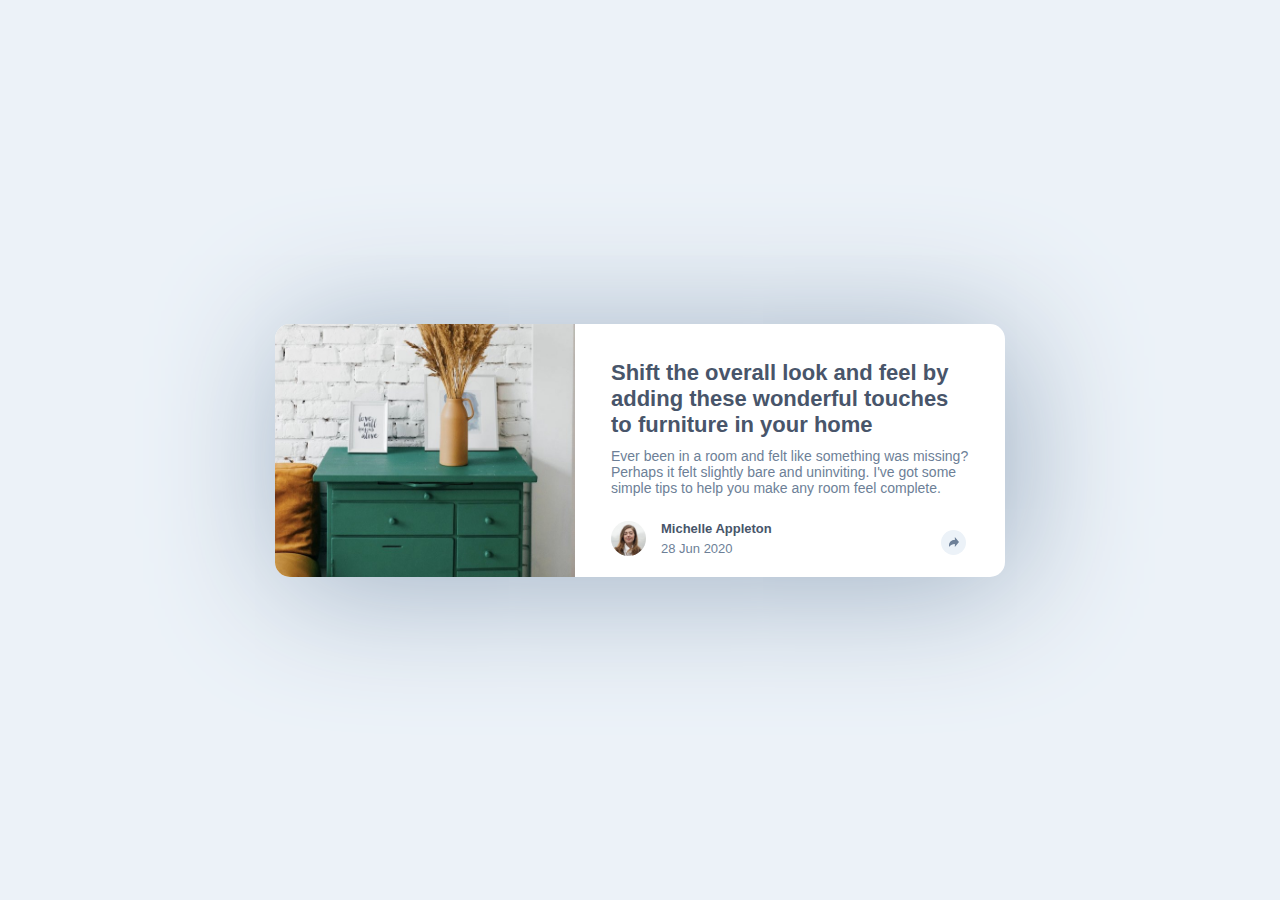
<file: index.html>
<!DOCTYPE html>
<html lang="en">
<head>
    <meta charset="UTF-8">
    <meta http-equiv="X-UA-Compatible" content="IE=edge">
    <meta name="viewport" content="width=device-width, initial-scale=1.0">
    <title>Tugas Praktikum</title>
    <link rel="stylesheet" href="csstugas.css">
</head>
<body>
    <div class="container">
        <img src="drawers.jpg" class="im" height="200px">
        <article class="main">
            <p class="par">Shift the overall look and feel by adding these wonderful 
                touches to furniture in your home</p>
            <aside class="aside aside1">Ever been in a room and felt like something was missing? 
                Perhaps it felt slightly bare and uninviting. I've got some simple 
                tips to help you make any room feel complete.</aside>
            <div class="aside aside2">
                <div class="satu"><img class="ava" src="avatar-michelle.jpg"></div>
                <div class="dua">
                    <p class="txt txtav">Michelle Appleton</p>
                    <p class="txt txtb">28 Jun 2020</p>
                </div>
                <div class="tiga"><img class="share" src="icon-share.svg"></div>
            </div>
        </article>
    </div>
</body>
</html>
</file>
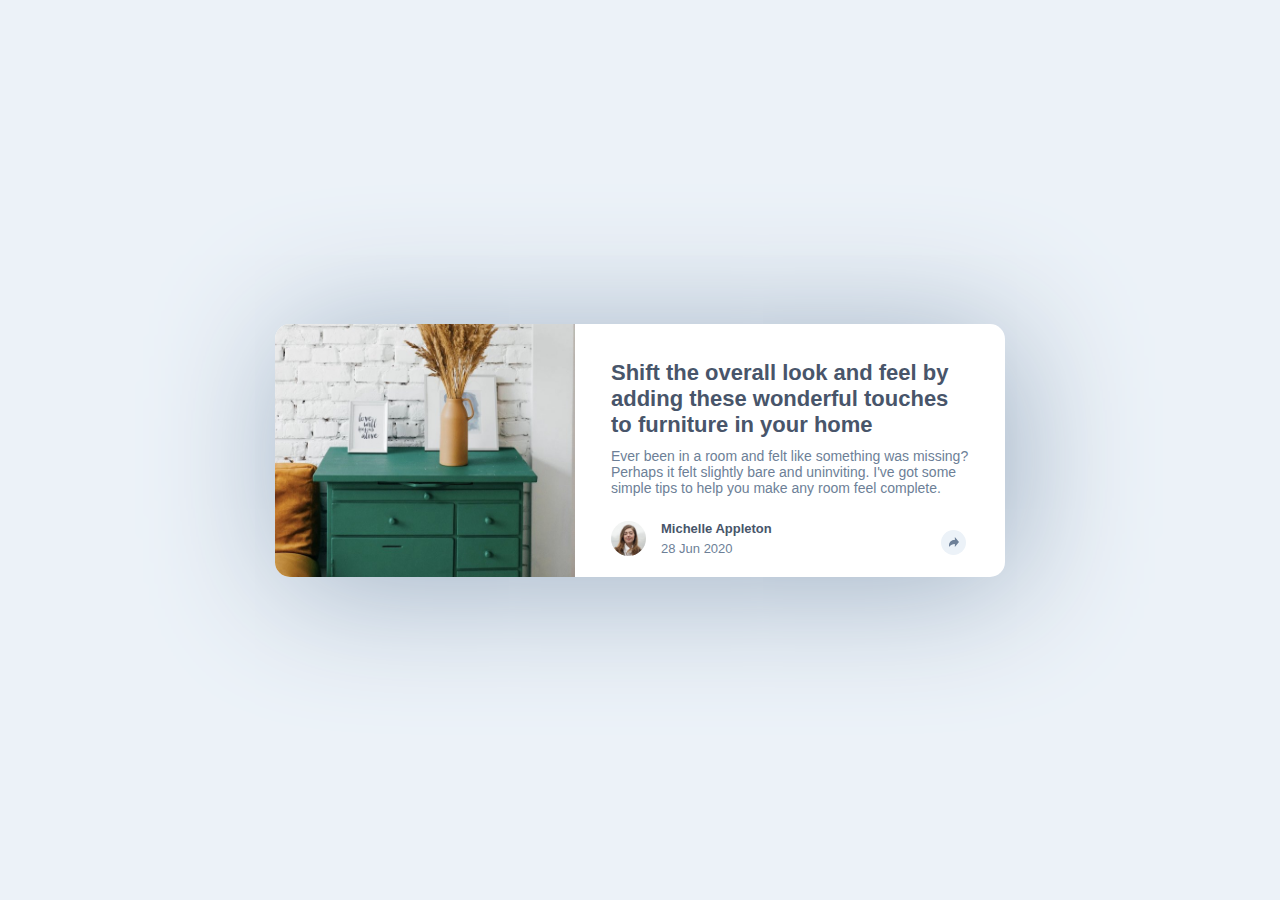
<file: tugas.html>
<!DOCTYPE html>
<html lang="en">
<head>
    <meta charset="UTF-8">
    <meta http-equiv="X-UA-Compatible" content="IE=edge">
    <meta name="viewport" content="width=device-width, initial-scale=1.0">
    <title>Tugas Praktikum</title>
    <link rel="stylesheet" href="csstugas.css">
</head>
<body>
    <div class="container">
        <img src="drawers.jpg" class="im" height="200px">
        <article class="main">
            <p class="par">Shift the overall look and feel by adding these wonderful 
                touches to furniture in your home</p>
            <aside class="aside aside1">Ever been in a room and felt like something was missing? 
                Perhaps it felt slightly bare and uninviting. I've got some simple 
                tips to help you make any room feel complete.</aside>
            <div class="aside aside2">
                <div class="satu"><img class="ava" src="avatar-michelle.jpg"></div>
                <div class="dua">
                    <p class="txt txtav">Michelle Appleton</p>
                    <p class="txt txtb">28 Jun 2020</p>
                </div>
                <div class="tiga"><img class="share" src="icon-share.svg"></div>
            </div>
        </article>
    </div>
</body>
</html>
</file>
<file: csstugas.css>
.container{
    display: flex;
    flex-flow: row nowrap;
    justify-content: center;
    background-color: white;
    max-width: 730px;
    border-radius: 15px;
    overflow: hidden;
    box-shadow: 1vh 1vh 15vh hsl(212, 23%, 69%);
    margin: 4.5vh;
}
*{
    padding: 0px;
    margin: 0px;
    box-sizing: border-box
}
body{
    justify-content: center;
    align-items: center;
    height: 100vh;
    display: flex;
    background-color: hsl(210, 46%, 95%);
}
.main{
    text-align: left;
    font-size: 22px;
    margin-top: 4vh;
    margin-right: 4vh;
    margin-left: 4vh;
    font-family: sans-serif;
    font-weight: 700;
    color: hsl(217, 19%, 35%);
}   
.aside1{
    margin-top: 10px;
    font-size: 14px;
    font-weight: 500;
    color: hsl(214, 17%, 51%);
}
.aside2{
    margin-top: 25px;
    display: flex;
    margin-bottom: 15px;
}
.im{
    display: flex;
    height: auto;
    width: 300px;
}
.ava{
    border-radius: 50%;
    width: 35px;
}
.txt{
    margin-left: 15px;
}
.txtav{
    font-size: 13px;
    margin-top: 0px;
    font-weight: 700;
}
.txtb{
    font-size: 13px;
    font-weight: 500;
    margin-top: 5px;
    color: hsl(214, 17%, 51%);
}
.satu{
    margin-top: auto;
    margin-bottom: 0px;
}

.tiga{
    display: flex;
    margin-top: auto;
    margin-left: auto;
    margin-right: 3px;
    margin-bottom: 7px;
    background-color: hsl(210, 46%, 95%);
    border-radius: 50%;
    width: 25px;
    height: 25px;
    font-size: 50px;
    justify-content: center;
    align-items: center;
}
.share{
    display: flex;
    width: 10px;
    height: 10px;
}
@media  (max-width:600px) {
    .container {
        flex-flow: column nowrap;
        margin-top: 10vh;
        margin-bottom: 10vh;
    }
    .im {
        width: auto;
        height: 250px;
    }
    .main{
        font-size: 15px;
    }
}
</file>
